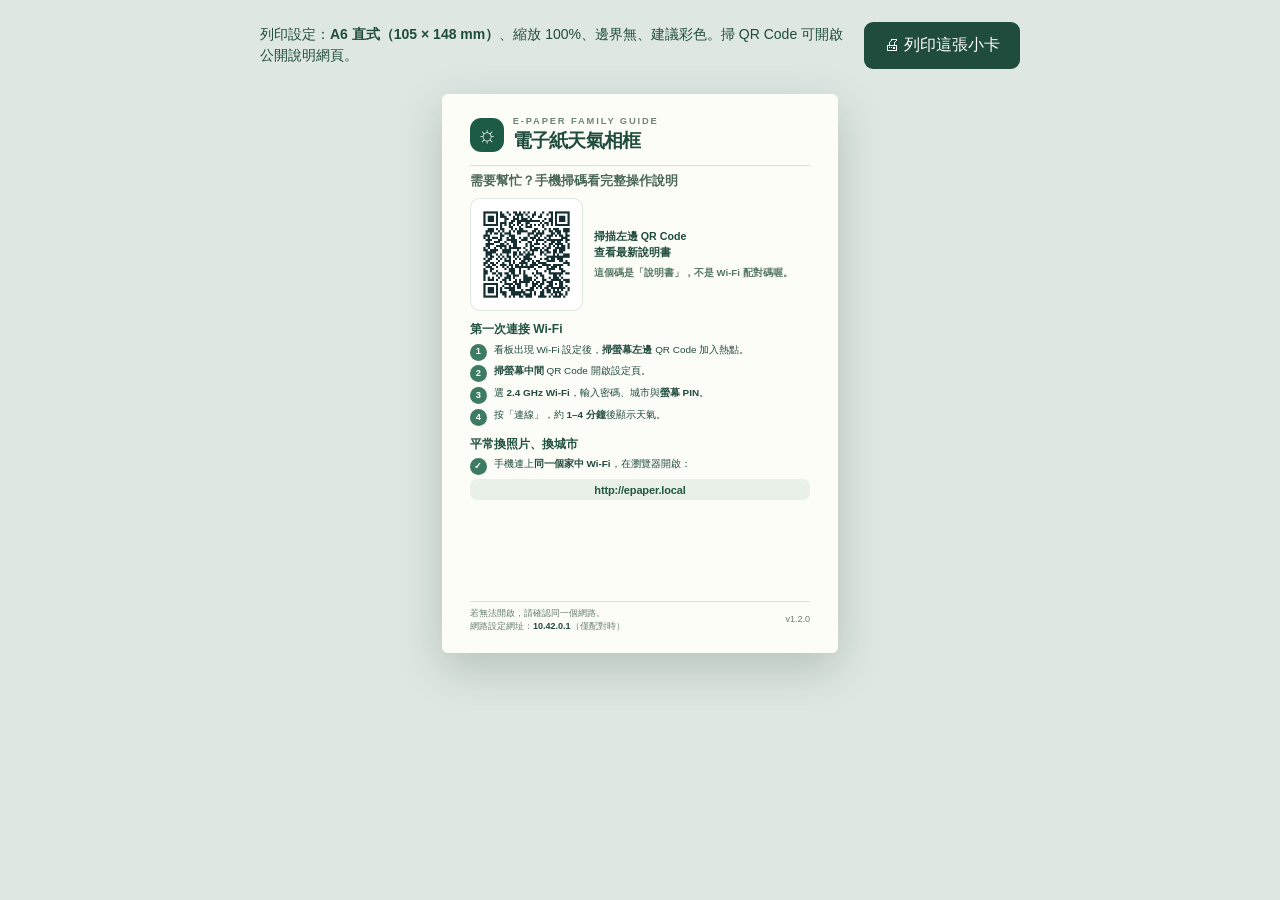
<file: docs/print-a6.html>
<!doctype html>
<html lang="zh-Hant">
<head>
<meta charset="utf-8">
<meta name="viewport" content="width=device-width, initial-scale=1">
<meta name="robots" content="noindex">
<title>A6 速查卡｜電子紙天氣相框</title>
<style>
:root{--ink:#204c3d;--secondary:#587465;--line:#d6e2d4}
*{box-sizing:border-box}
body{margin:0;background:#dfe7e2;color:var(--ink);font-family:-apple-system,BlinkMacSystemFont,"Noto Sans TC","PingFang TC","Microsoft JhengHei",sans-serif;-webkit-print-color-adjust:exact;print-color-adjust:exact}
.toolbar{max-width:800px;margin:22px auto;display:flex;justify-content:space-between;align-items:center;gap:12px;padding:0 20px;line-height:1.55}
.toolbar p{margin:0;font-size:14px}.toolbar button{background:var(--ink);color:white;border:0;border-radius:9px;padding:11px 20px;cursor:pointer;font:inherit;white-space:nowrap}
.sheet{position:relative;width:105mm;height:148mm;margin:25px auto 40px;background:#fdfdf8;box-shadow:0 15px 45px rgba(16,45,27,.2);overflow:hidden;padding:6mm 7.5mm 5.5mm;display:flex;flex-direction:column;border-radius:1.5mm}
.top{display:flex;align-items:center;gap:2.3mm}
.mark{display:flex;justify-content:center;align-items:center;width:9mm;height:9mm;flex:none;border-radius:3mm;background:#1d5b47;color:#fff;font-size:6mm;font-weight:bold}
.brand{line-height:1.28}.brand .mini{color:#708576;letter-spacing:.2em;font-size:7pt;font-weight:850}.brand h1{font-size:14pt;line-height:1.2;letter-spacing:-.04em;margin:.5mm 0 0}
.line{border-top:.35mm solid var(--line);margin-top:3.2mm}
.main-title{font-size:9.5pt;color:#496756;margin:2mm 0 2mm;font-weight:800}
.qr-section{display:grid;grid-template-columns:30mm 1fr;align-items:center;gap:2.8mm}
.qr-box{width:30mm;height:30mm;display:grid;place-items:center;background:#fff;border:.35mm solid #dfe8dc;border-radius:2.5mm;padding:1.2mm}
.qr-box img{width:100%;height:100%;display:block;image-rendering:auto}
.qr-msg{font-size:8.0pt;font-weight:850;line-height:1.55;margin:0}
.qr-msg em{font-size:7.2pt;color:#537661;display:block;font-style:normal;font-weight:600;margin-top:1.5mm}
.section-title{font-size:9pt;font-weight:850;color:#225340;margin:2.7mm 0 1.4mm}
.steps{display:grid;gap:1.25mm}
.step{display:flex;align-items:flex-start;gap:1.8mm;line-height:1.26;font-size:7.45pt}
.step .n{display:grid;place-items:center;color:white;background:#3d7b63;border-radius:50%;width:4.5mm;height:4.5mm;flex:0 0 4.5mm;font-size:7pt;font-weight:900}
.step b{color:#234c3e}
.addr{font-size:8.3pt;letter-spacing:-.015em;background:#e9f0e7;border-radius:2mm;padding:1.2mm 2mm;text-align:center;font-family:Arial,monospace;font-weight:750;margin-top:1mm;color:#23583f}
.foot{border-top:.35mm solid var(--line);padding-top:1.3mm;margin-top:auto;display:flex;align-items:center;justify-content:space-between;gap:2.3mm;color:#677f70;font-size:6.8pt;line-height:1.4}
.foot b{color:#234b3d}
@page{size:105mm 148mm;margin:0}
@media print{html,body{width:105mm;height:148mm;background:white}.toolbar{display:none}.sheet{margin:0;box-shadow:none;border-radius:0;page-break-after:avoid;break-after:avoid}}
@media screen and (max-width:500px){.sheet{transform-origin:top center;max-width:105mm}.toolbar{display:block;text-align:center}.toolbar button{margin-top:12px}}
</style>
</head>
<body>
<div class="toolbar"><p>列印設定：<strong>A6 直式（105 × 148 mm）</strong>、縮放 100%、邊界無、建議彩色。掃 QR Code 可開啟公開說明網頁。</p><button onclick="window.print()">🖨 列印這張小卡</button></div>
<main class="sheet" aria-label="A6 電子紙天氣相框使用說明小卡">
  <header class="top"><div class="mark">☼</div><div class="brand"><div class="mini">E-PAPER FAMILY GUIDE</div><h1>電子紙天氣相框</h1></div></header>
  <div class="line"></div>
  <div class="main-title">需要幫忙？手機掃碼看完整操作說明</div>
  <div class="qr-section"><div class="qr-box"><img src="assets/manual-qr.png" alt="開啟公開家人使用說明書的 QR Code" width="784" height="784"></div><p class="qr-msg">掃描左邊 QR Code<br>查看最新說明書<em>這個碼是「說明書」，不是 Wi‑Fi 配對碼喔。</em></p></div>
  <div class="section-title">第一次連接 Wi‑Fi</div>
  <div class="steps">
    <div class="step"><span class="n">1</span><span>看板出現 Wi‑Fi 設定後，<b>掃螢幕左邊</b> QR Code 加入熱點。</span></div>
    <div class="step"><span class="n">2</span><span><b>掃螢幕中間</b> QR Code 開啟設定頁。</span></div>
    <div class="step"><span class="n">3</span><span>選 <b>2.4 GHz Wi‑Fi</b>，輸入密碼、城市與<b>螢幕 PIN</b>。</span></div>
    <div class="step"><span class="n">4</span><span>按「連線」，約 <b>1–4 分鐘</b>後顯示天氣。</span></div>
  </div>
  <div class="section-title">平常換照片、換城市</div>
  <div class="step"><span class="n">✓</span><span>手機連上<b>同一個家中 Wi‑Fi</b>，在瀏覽器開啟：</span></div>
  <div class="addr">http://epaper.local</div>
  <div class="foot"><span>若無法開啟，請確認同一個網路。<br>網路設定網址：<b>10.42.0.1</b>（僅配對時）</span><span>v1.2.0</span></div>
</main>
</body>
</html>
</file>
